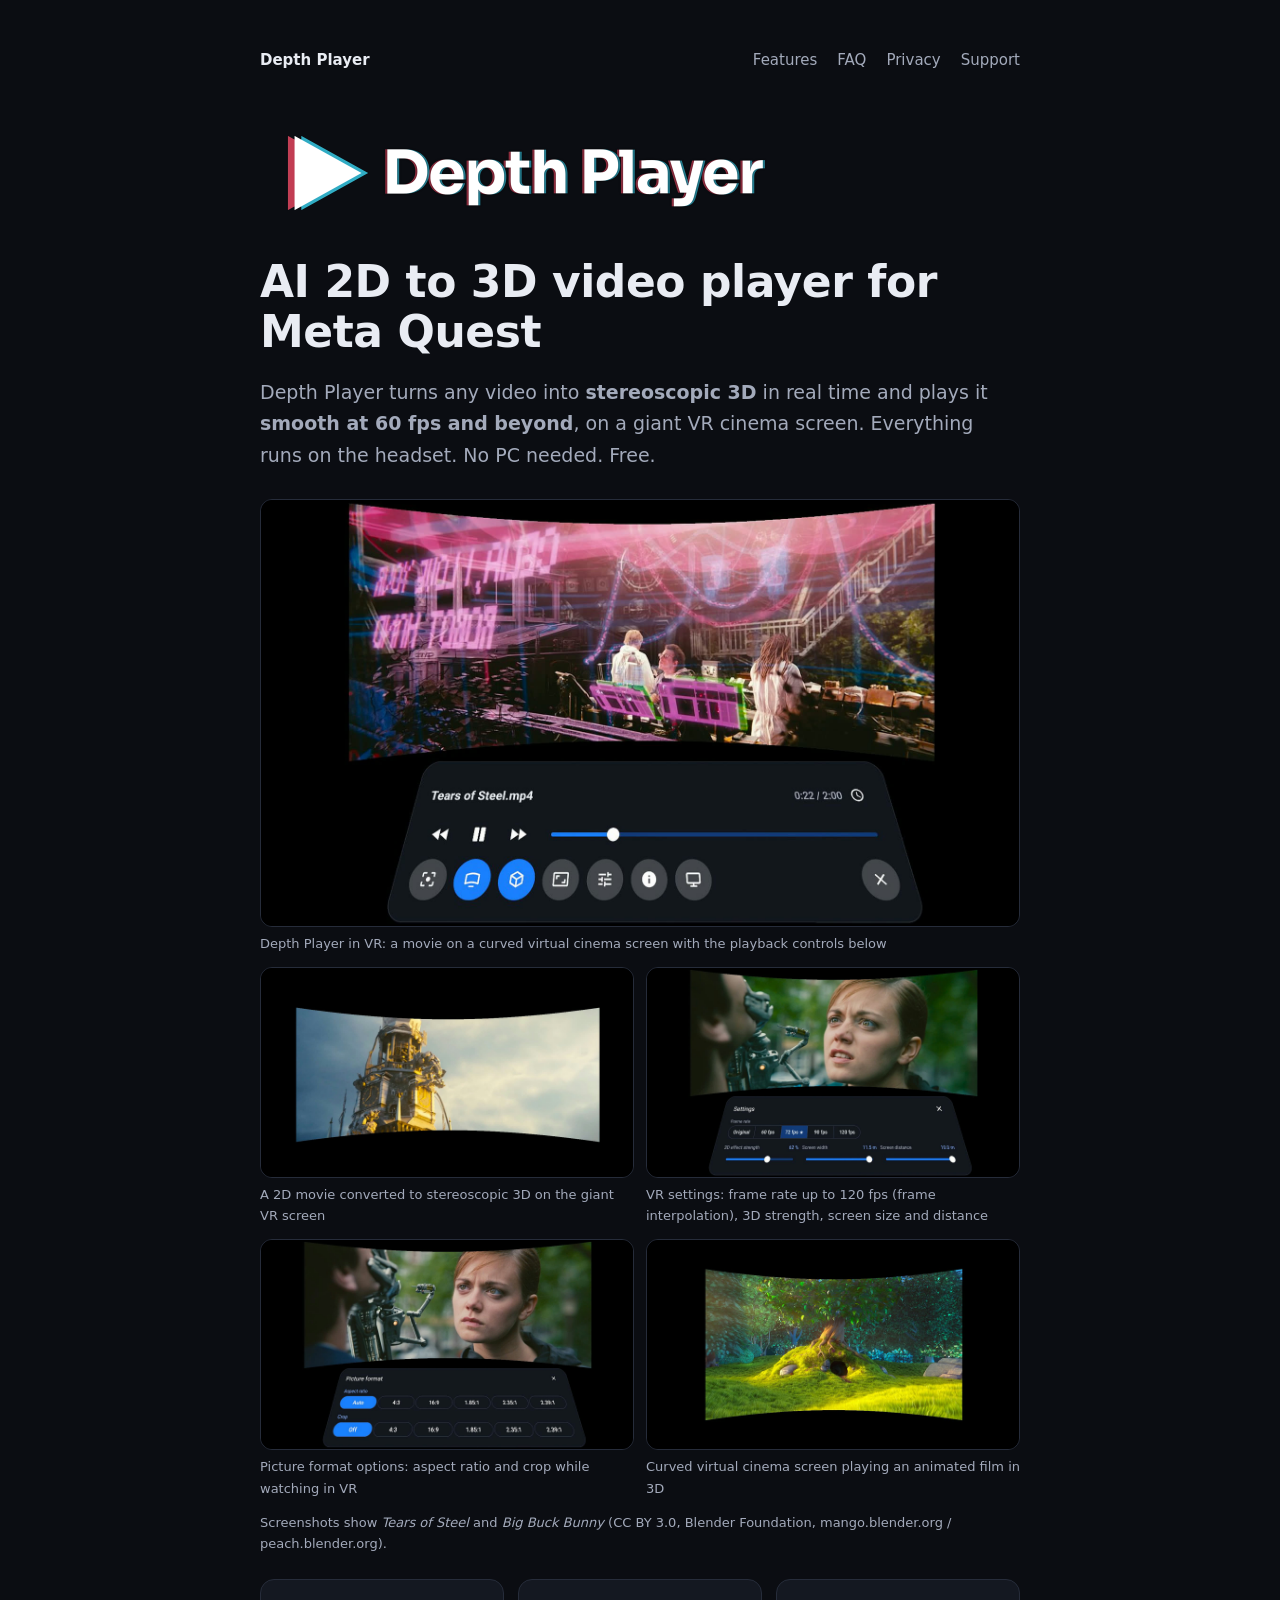
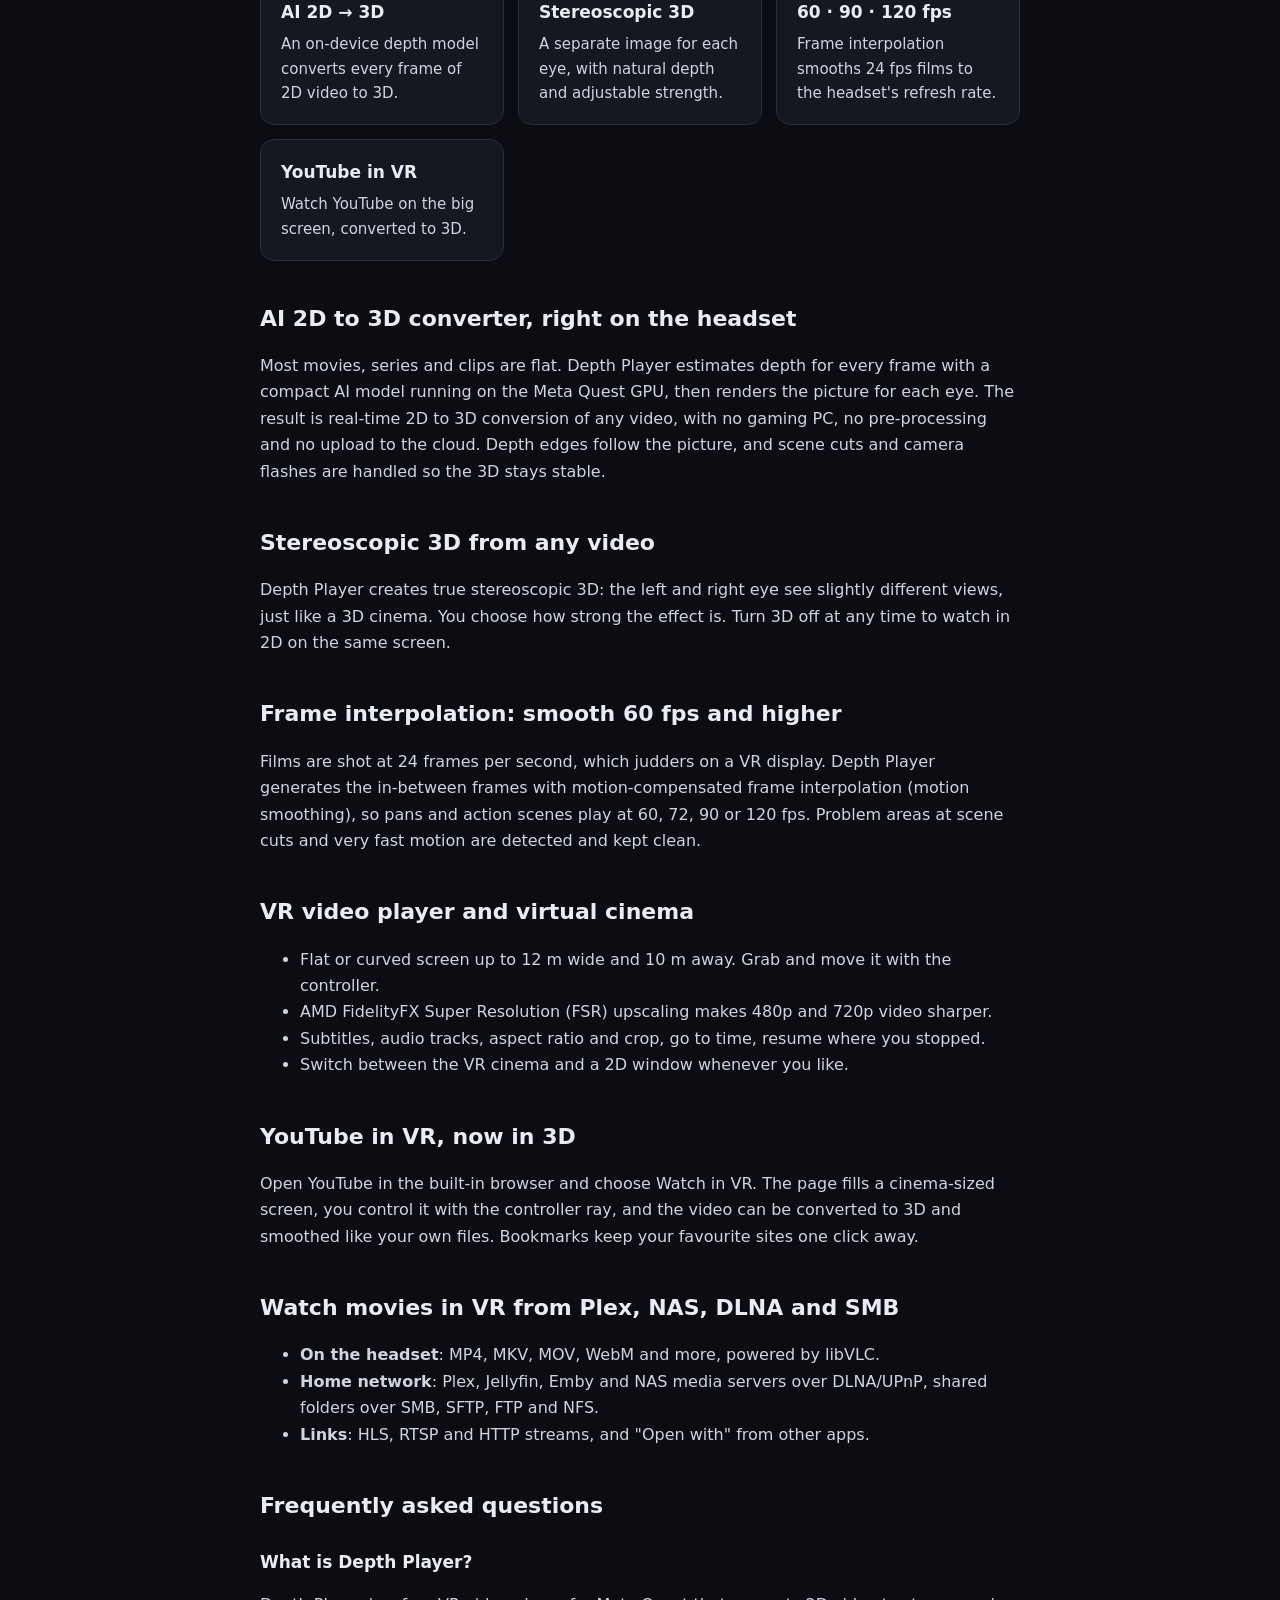
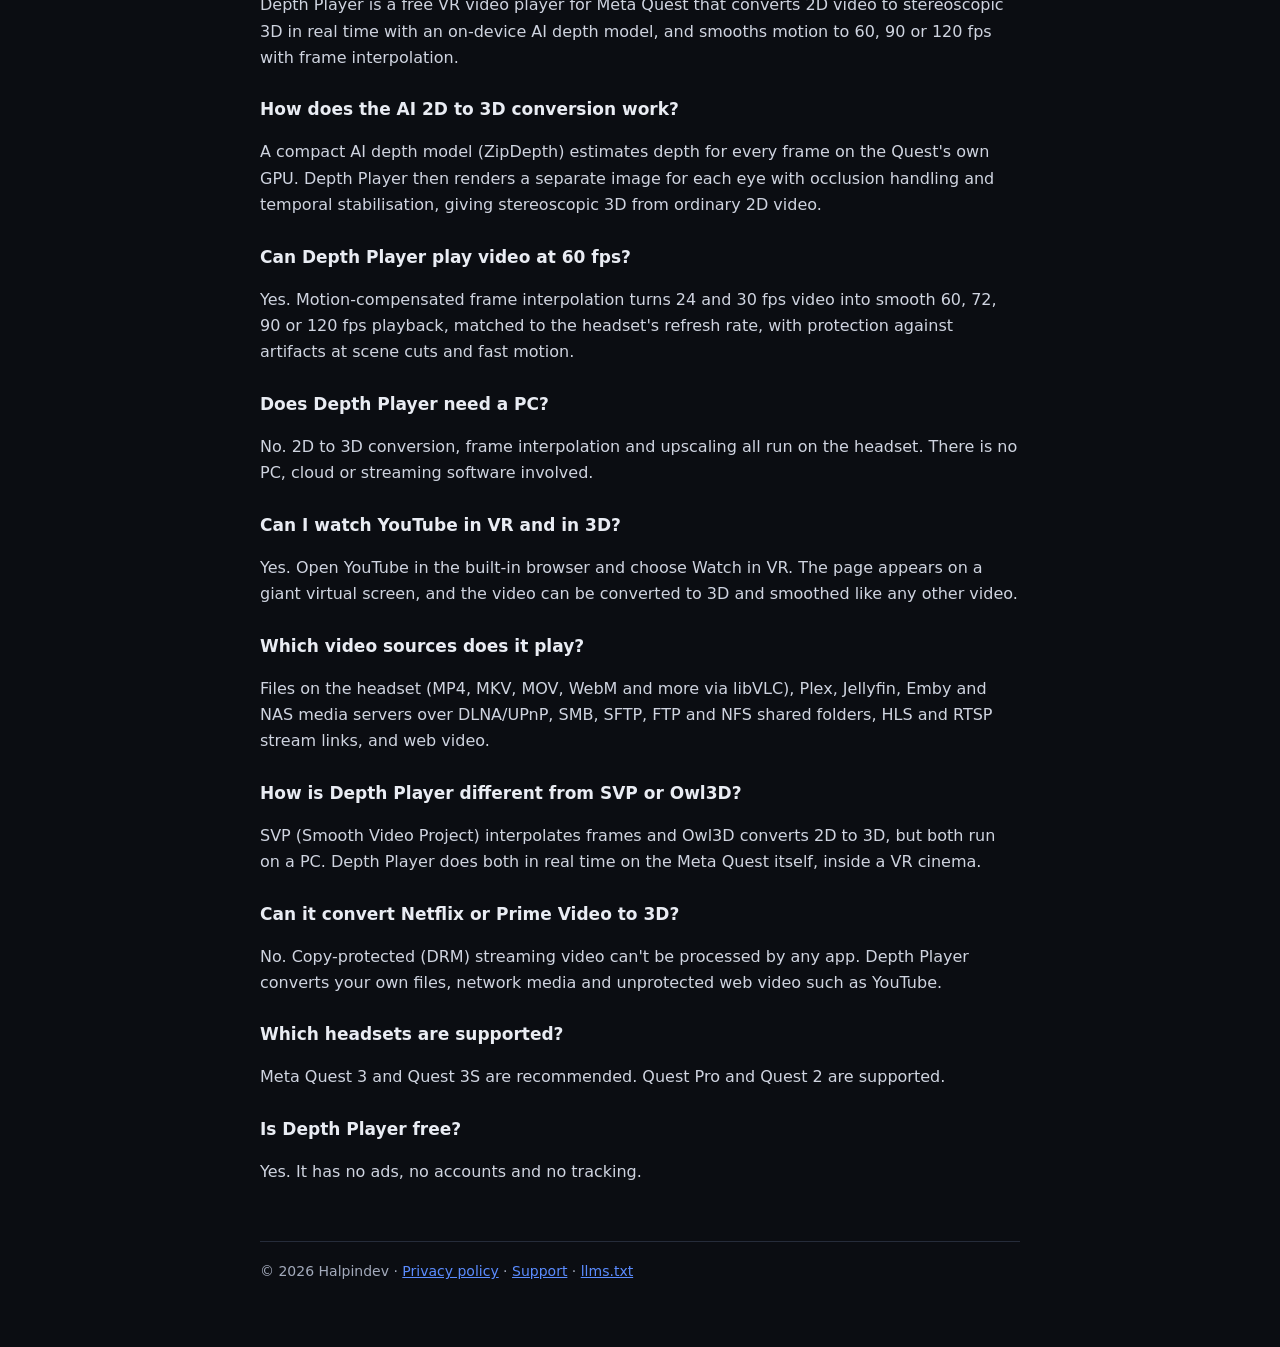
<file: index.html>
<!doctype html><html lang="en"><head><meta charset="utf-8"><meta name="viewport" content="width=device-width,initial-scale=1">
<title>Depth Player – AI 2D to 3D VR Video Player for Meta Quest (60 fps)</title>
<meta name="description" content="Free AI 2D to 3D converter and VR video player for Meta Quest 3. Turns any video into stereoscopic 3D in real time, smooths it to 60, 90 or 120 fps with frame interpolation, and plays YouTube in VR, files, Plex, DLNA and SMB. No PC needed.">
<link rel="canonical" href="https://alehano.github.io/depthplayer/">
<meta property="og:type" content="website"><meta property="og:site_name" content="Depth Player">
<meta property="og:title" content="Depth Player – AI 2D to 3D VR Video Player for Meta Quest (60 fps)"><meta property="og:description" content="Free AI 2D to 3D converter and VR video player for Meta Quest 3. Turns any video into stereoscopic 3D in real time, smooths it to 60, 90 or 120 fps with frame interpolation, and plays YouTube in VR, files, Plex, DLNA and SMB. No PC needed."><meta property="og:url" content="https://alehano.github.io/depthplayer/">
<meta name="twitter:card" content="summary_large_image">
<meta property="og:image" content="https://alehano.github.io/depthplayer/assets/og-image.jpg"><meta property="og:image:width" content="1200"><meta property="og:image:height" content="675"><meta property="og:image:alt" content="Depth Player logo on a glowing virtual cinema screen">
<link rel="icon" type="image/png" sizes="32x32" href="assets/favicon.png"><link rel="apple-touch-icon" href="assets/icon-192.png"><meta name="theme-color" content="#0b0d12">
<link rel="stylesheet" href="style.css">
<link rel="alternate" type="text/plain" href="llms.txt" title="LLM summary">
<script type="application/ld+json">{"@context": "https://schema.org", "@type": "SoftwareApplication", "name": "Depth Player", "alternateName": "Depth Player for Meta Quest", "applicationCategory": "MultimediaApplication", "applicationSubCategory": "VR video player, 2D to 3D converter", "operatingSystem": "Meta Horizon OS (Meta Quest 3, Quest 3S, Quest Pro, Quest 2)", "offers": {"@type": "Offer", "price": "0", "priceCurrency": "USD"}, "isAccessibleForFree": true, "description": "Free AI 2D to 3D converter and VR video player for Meta Quest 3. Turns any video into stereoscopic 3D in real time, smooths it to 60, 90 or 120 fps with frame interpolation, and plays YouTube in VR, files, Plex, DLNA and SMB. No PC needed.", "url": "https://alehano.github.io/depthplayer/", "publisher": {"@type": "Organization", "name": "Halpindev"}, "keywords": "2D to 3D, AI 2D to 3D converter, stereoscopic 3D, VR video player, 60 fps, frame interpolation, motion smoothing, YouTube in VR, VR cinema, Meta Quest 3", "featureList": ["Real-time AI 2D to 3D conversion on the headset", "Stereoscopic 3D for any video", "Frame interpolation to 60, 72, 90 or 120 fps (motion smoothing)", "YouTube in VR with 3D", "Flat or curved virtual cinema screen", "FSR upscaling for low-resolution video", "Plex, Jellyfin, DLNA, SMB, SFTP, FTP, NFS playback", "Subtitles, audio tracks, resume playback"]}</script>
<script type="application/ld+json">{"@context": "https://schema.org", "@type": "FAQPage", "mainEntity": [{"@type": "Question", "name": "What is Depth Player?", "acceptedAnswer": {"@type": "Answer", "text": "Depth Player is a free VR video player for Meta Quest that converts 2D video to stereoscopic 3D in real time with an on-device AI depth model, and smooths motion to 60, 90 or 120 fps with frame interpolation."}}, {"@type": "Question", "name": "How does the AI 2D to 3D conversion work?", "acceptedAnswer": {"@type": "Answer", "text": "A compact AI depth model (ZipDepth) estimates depth for every frame on the Quest's own GPU. Depth Player then renders a separate image for each eye with occlusion handling and temporal stabilisation, giving stereoscopic 3D from ordinary 2D video."}}, {"@type": "Question", "name": "Can Depth Player play video at 60 fps?", "acceptedAnswer": {"@type": "Answer", "text": "Yes. Motion-compensated frame interpolation turns 24 and 30 fps video into smooth 60, 72, 90 or 120 fps playback, matched to the headset's refresh rate, with protection against artifacts at scene cuts and fast motion."}}, {"@type": "Question", "name": "Does Depth Player need a PC?", "acceptedAnswer": {"@type": "Answer", "text": "No. 2D to 3D conversion, frame interpolation and upscaling all run on the headset. There is no PC, cloud or streaming software involved."}}, {"@type": "Question", "name": "Can I watch YouTube in VR and in 3D?", "acceptedAnswer": {"@type": "Answer", "text": "Yes. Open YouTube in the built-in browser and choose Watch in VR. The page appears on a giant virtual screen, and the video can be converted to 3D and smoothed like any other video."}}, {"@type": "Question", "name": "Which video sources does it play?", "acceptedAnswer": {"@type": "Answer", "text": "Files on the headset (MP4, MKV, MOV, WebM and more via libVLC), Plex, Jellyfin, Emby and NAS media servers over DLNA/UPnP, SMB, SFTP, FTP and NFS shared folders, HLS and RTSP stream links, and web video."}}, {"@type": "Question", "name": "How is Depth Player different from SVP or Owl3D?", "acceptedAnswer": {"@type": "Answer", "text": "SVP (Smooth Video Project) interpolates frames and Owl3D converts 2D to 3D, but both run on a PC. Depth Player does both in real time on the Meta Quest itself, inside a VR cinema."}}, {"@type": "Question", "name": "Can it convert Netflix or Prime Video to 3D?", "acceptedAnswer": {"@type": "Answer", "text": "No. Copy-protected (DRM) streaming video can't be processed by any app. Depth Player converts your own files, network media and unprotected web video such as YouTube."}}, {"@type": "Question", "name": "Which headsets are supported?", "acceptedAnswer": {"@type": "Answer", "text": "Meta Quest 3 and Quest 3S are recommended. Quest Pro and Quest 2 are supported."}}, {"@type": "Question", "name": "Is Depth Player free?", "acceptedAnswer": {"@type": "Answer", "text": "Yes. It has no ads, no accounts and no tracking."}}]}</script>
</head><body><main>
<nav><a class="brand" href="./">Depth Player</a><a href="#features">Features</a><a href="#faq">FAQ</a><a href="privacy.html">Privacy</a><a href="support.html">Support</a></nav>
<img class="logo" src="assets/logo.png" width="520" height="120" alt="Depth Player logo">
<h1>AI 2D to 3D video player for Meta Quest</h1>
<p class="lede">Depth Player turns any video into <b>stereoscopic 3D</b> in real time and plays it <b>smooth at 60 fps and beyond</b>, on a giant VR cinema screen. Everything runs on the headset. No PC needed. Free.</p>
<div class="shots"><figure><img src="assets/screenshot-1.jpg" width="1600" height="900" loading="eager" alt="Depth Player in VR: a movie on a curved virtual cinema screen with the playback controls below"><figcaption>Depth Player in VR: a movie on a curved virtual cinema screen with the playback controls below</figcaption></figure><figure><img src="assets/screenshot-2.jpg" width="1600" height="900" loading="lazy" alt="A 2D movie converted to stereoscopic 3D on the giant VR screen"><figcaption>A 2D movie converted to stereoscopic 3D on the giant VR screen</figcaption></figure><figure><img src="assets/screenshot-3.jpg" width="1600" height="900" loading="lazy" alt="VR settings: frame rate up to 120 fps (frame interpolation), 3D strength, screen size and distance"><figcaption>VR settings: frame rate up to 120 fps (frame interpolation), 3D strength, screen size and distance</figcaption></figure><figure><img src="assets/screenshot-4.jpg" width="1600" height="900" loading="lazy" alt="Picture format options: aspect ratio and crop while watching in VR"><figcaption>Picture format options: aspect ratio and crop while watching in VR</figcaption></figure><figure><img src="assets/screenshot-5.jpg" width="1600" height="900" loading="lazy" alt="Curved virtual cinema screen playing an animated film in 3D"><figcaption>Curved virtual cinema screen playing an animated film in 3D</figcaption></figure></div>
<p class="credit">Screenshots show <i>Tears of Steel</i> and <i>Big Buck Bunny</i> (CC BY 3.0, Blender Foundation, mango.blender.org / peach.blender.org).</p>
<div class="grid" id="features">
<div class="card"><h3>AI 2D → 3D</h3><p>An on-device depth model converts every frame of 2D video to 3D.</p></div>
<div class="card"><h3>Stereoscopic 3D</h3><p>A separate image for each eye, with natural depth and adjustable strength.</p></div>
<div class="card"><h3>60 · 90 · 120 fps</h3><p>Frame interpolation smooths 24 fps films to the headset's refresh rate.</p></div>
<div class="card"><h3>YouTube in VR</h3><p>Watch YouTube on the big screen, converted to 3D.</p></div>
</div>

<h2>AI 2D to 3D converter, right on the headset</h2>
<p>Most movies, series and clips are flat. Depth Player estimates depth for every frame with a compact AI model running on the Meta Quest GPU, then renders the picture for each eye. The result is real-time 2D to 3D conversion of any video, with no gaming PC, no pre-processing and no upload to the cloud. Depth edges follow the picture, and scene cuts and camera flashes are handled so the 3D stays stable.</p>

<h2>Stereoscopic 3D from any video</h2>
<p>Depth Player creates true stereoscopic 3D: the left and right eye see slightly different views, just like a 3D cinema. You choose how strong the effect is. Turn 3D off at any time to watch in 2D on the same screen.</p>

<h2>Frame interpolation: smooth 60 fps and higher</h2>
<p>Films are shot at 24 frames per second, which judders on a VR display. Depth Player generates the in-between frames with motion-compensated frame interpolation (motion smoothing), so pans and action scenes play at 60, 72, 90 or 120 fps. Problem areas at scene cuts and very fast motion are detected and kept clean.</p>

<h2>VR video player and virtual cinema</h2>
<ul>
<li>Flat or curved screen up to 12 m wide and 10 m away. Grab and move it with the controller.</li>
<li>AMD FidelityFX Super Resolution (FSR) upscaling makes 480p and 720p video sharper.</li>
<li>Subtitles, audio tracks, aspect ratio and crop, go to time, resume where you stopped.</li>
<li>Switch between the VR cinema and a 2D window whenever you like.</li>
</ul>

<h2>YouTube in VR, now in 3D</h2>
<p>Open YouTube in the built-in browser and choose Watch in VR. The page fills a cinema-sized screen, you control it with the controller ray, and the video can be converted to 3D and smoothed like your own files. Bookmarks keep your favourite sites one click away.</p>

<h2>Watch movies in VR from Plex, NAS, DLNA and SMB</h2>
<ul>
<li><b>On the headset</b>: MP4, MKV, MOV, WebM and more, powered by libVLC.</li>
<li><b>Home network</b>: Plex, Jellyfin, Emby and NAS media servers over DLNA/UPnP, shared folders over SMB, SFTP, FTP and NFS.</li>
<li><b>Links</b>: HLS, RTSP and HTTP streams, and "Open with" from other apps.</li>
</ul>

<h2 id="faq">Frequently asked questions</h2>
<h3>What is Depth Player?</h3>
<p>Depth Player is a free VR video player for Meta Quest that converts 2D video to stereoscopic 3D in real time with an on-device AI depth model, and smooths motion to 60, 90 or 120 fps with frame interpolation.</p>
<h3>How does the AI 2D to 3D conversion work?</h3>
<p>A compact AI depth model (ZipDepth) estimates depth for every frame on the Quest's own GPU. Depth Player then renders a separate image for each eye with occlusion handling and temporal stabilisation, giving stereoscopic 3D from ordinary 2D video.</p>
<h3>Can Depth Player play video at 60 fps?</h3>
<p>Yes. Motion-compensated frame interpolation turns 24 and 30 fps video into smooth 60, 72, 90 or 120 fps playback, matched to the headset's refresh rate, with protection against artifacts at scene cuts and fast motion.</p>
<h3>Does Depth Player need a PC?</h3>
<p>No. 2D to 3D conversion, frame interpolation and upscaling all run on the headset. There is no PC, cloud or streaming software involved.</p>
<h3>Can I watch YouTube in VR and in 3D?</h3>
<p>Yes. Open YouTube in the built-in browser and choose Watch in VR. The page appears on a giant virtual screen, and the video can be converted to 3D and smoothed like any other video.</p>
<h3>Which video sources does it play?</h3>
<p>Files on the headset (MP4, MKV, MOV, WebM and more via libVLC), Plex, Jellyfin, Emby and NAS media servers over DLNA/UPnP, SMB, SFTP, FTP and NFS shared folders, HLS and RTSP stream links, and web video.</p>
<h3>How is Depth Player different from SVP or Owl3D?</h3>
<p>SVP (Smooth Video Project) interpolates frames and Owl3D converts 2D to 3D, but both run on a PC. Depth Player does both in real time on the Meta Quest itself, inside a VR cinema.</p>
<h3>Can it convert Netflix or Prime Video to 3D?</h3>
<p>No. Copy-protected (DRM) streaming video can't be processed by any app. Depth Player converts your own files, network media and unprotected web video such as YouTube.</p>
<h3>Which headsets are supported?</h3>
<p>Meta Quest 3 and Quest 3S are recommended. Quest Pro and Quest 2 are supported.</p>
<h3>Is Depth Player free?</h3>
<p>Yes. It has no ads, no accounts and no tracking.</p>
<footer>© 2026 Halpindev · <a href="privacy.html">Privacy policy</a> · <a href="support.html">Support</a> · <a href="llms.txt">llms.txt</a></footer>
</main></body></html>
</file>
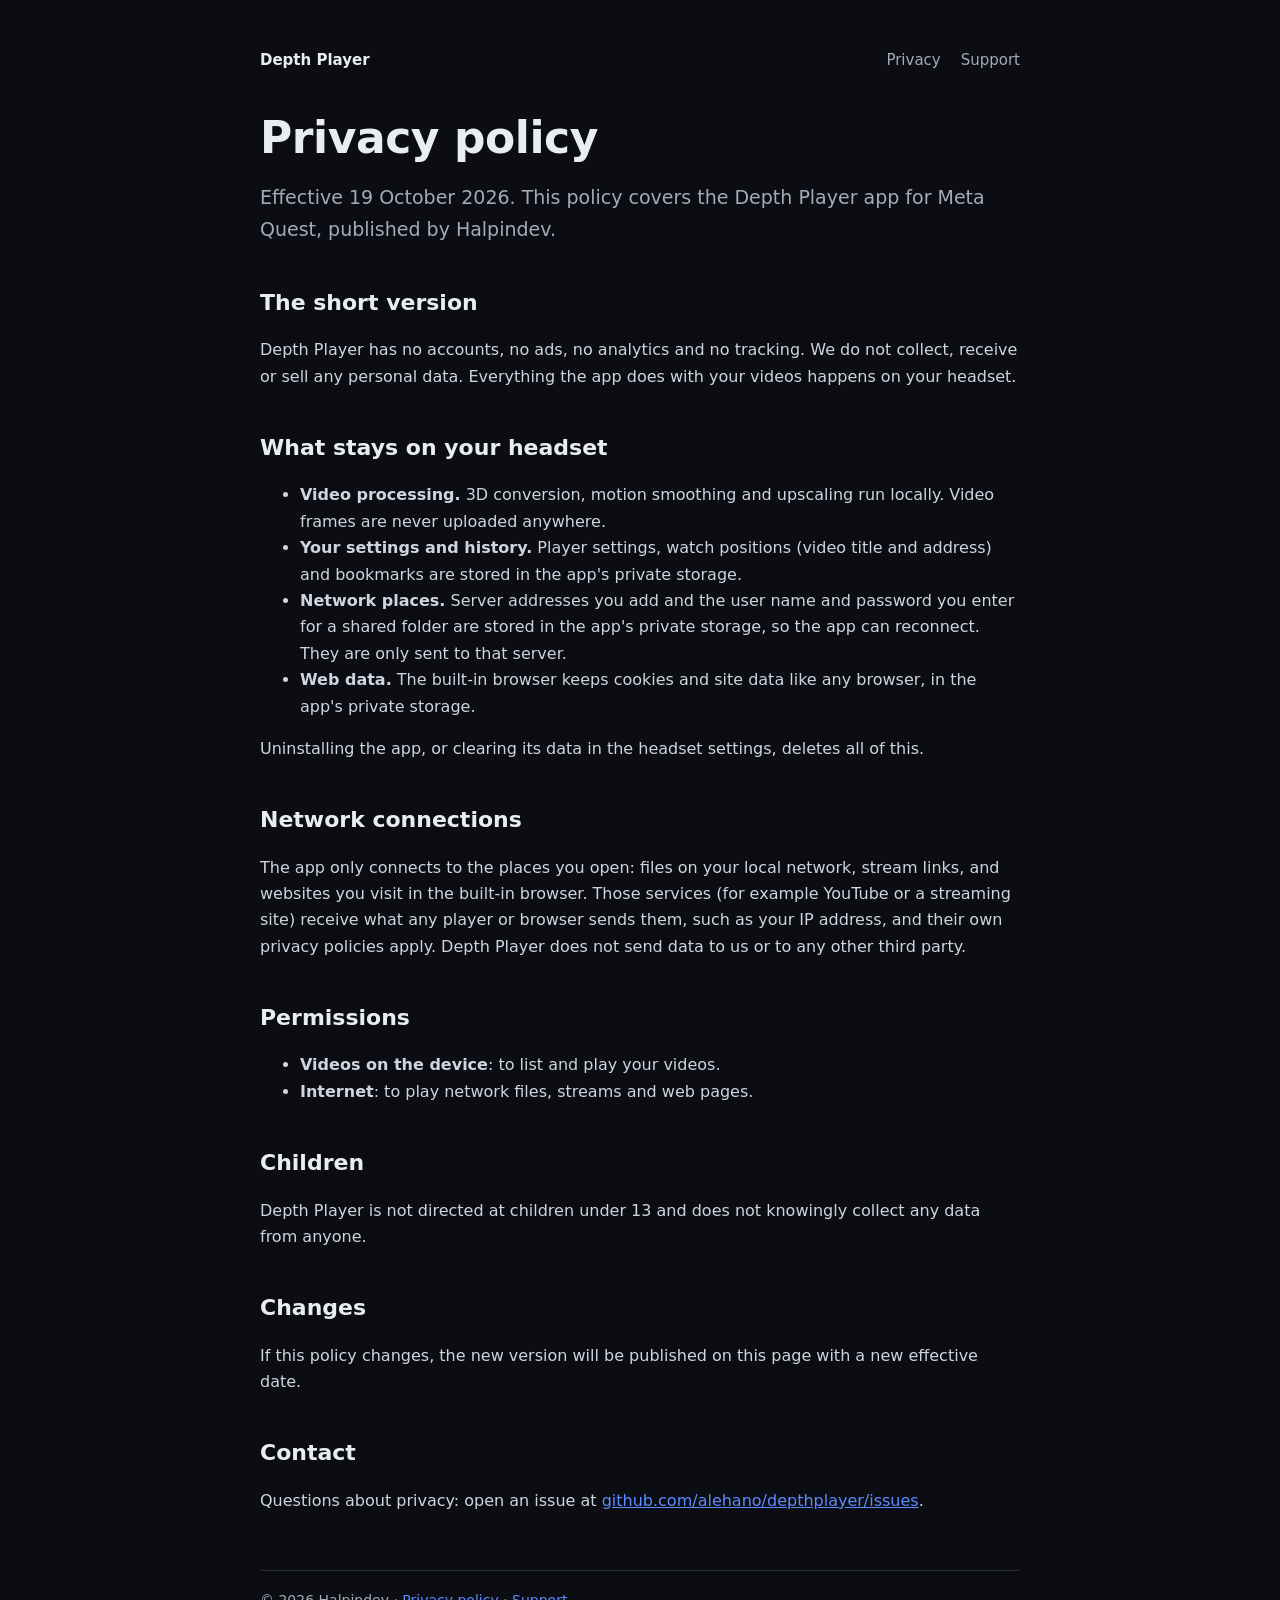
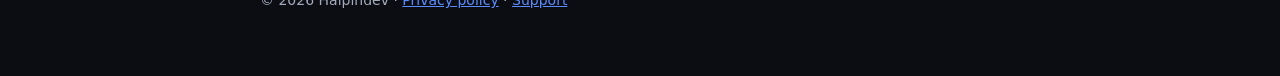
<file: privacy.html>
<!doctype html><html lang="en"><head><meta charset="utf-8"><meta name="viewport" content="width=device-width,initial-scale=1">
<title>Privacy Policy – Depth Player for Meta Quest</title>
<meta name="description" content="Depth Player privacy policy: no accounts, no ads, no analytics. All 2D-to-3D video processing happens on your Meta Quest headset.">
<link rel="canonical" href="https://alehano.github.io/depthplayer/privacy.html">
<meta property="og:type" content="website"><meta property="og:site_name" content="Depth Player">
<meta property="og:title" content="Privacy Policy – Depth Player for Meta Quest"><meta property="og:description" content="Depth Player privacy policy: no accounts, no ads, no analytics. All 2D-to-3D video processing happens on your Meta Quest headset.">
<meta property="og:url" content="https://alehano.github.io/depthplayer/privacy.html">
<meta name="twitter:card" content="summary"><meta name="theme-color" content="#0b0d12">
<link rel="stylesheet" href="style.css"></head><body><main>
<nav><a class="brand" href="./">Depth Player</a><a href="privacy.html">Privacy</a><a href="support.html">Support</a></nav>
<h1>Privacy policy</h1>
<p class="lede">Effective 19 October 2026. This policy covers the Depth Player app for Meta Quest, published by Halpindev.</p>
<h2>The short version</h2>
<p>Depth Player has no accounts, no ads, no analytics and no tracking. We do not collect, receive or sell any personal data. Everything the app does with your videos happens on your headset.</p>
<h2>What stays on your headset</h2>
<ul>
<li><b>Video processing.</b> 3D conversion, motion smoothing and upscaling run locally. Video frames are never uploaded anywhere.</li>
<li><b>Your settings and history.</b> Player settings, watch positions (video title and address) and bookmarks are stored in the app's private storage.</li>
<li><b>Network places.</b> Server addresses you add and the user name and password you enter for a shared folder are stored in the app's private storage, so the app can reconnect. They are only sent to that server.</li>
<li><b>Web data.</b> The built-in browser keeps cookies and site data like any browser, in the app's private storage.</li>
</ul>
<p>Uninstalling the app, or clearing its data in the headset settings, deletes all of this.</p>
<h2>Network connections</h2>
<p>The app only connects to the places you open: files on your local network, stream links, and websites you visit in the built-in browser. Those services (for example YouTube or a streaming site) receive what any player or browser sends them, such as your IP address, and their own privacy policies apply. Depth Player does not send data to us or to any other third party.</p>
<h2>Permissions</h2>
<ul>
<li><b>Videos on the device</b>: to list and play your videos.</li>
<li><b>Internet</b>: to play network files, streams and web pages.</li>
</ul>
<h2>Children</h2>
<p>Depth Player is not directed at children under 13 and does not knowingly collect any data from anyone.</p>
<h2>Changes</h2>
<p>If this policy changes, the new version will be published on this page with a new effective date.</p>
<h2>Contact</h2>
<p>Questions about privacy: open an issue at <a href="https://github.com/alehano/depthplayer/issues">github.com/alehano/depthplayer/issues</a>.</p>
<footer>© 2026 Halpindev · <a href="privacy.html">Privacy policy</a> · <a href="support.html">Support</a></footer>
</main></body></html>
</file>
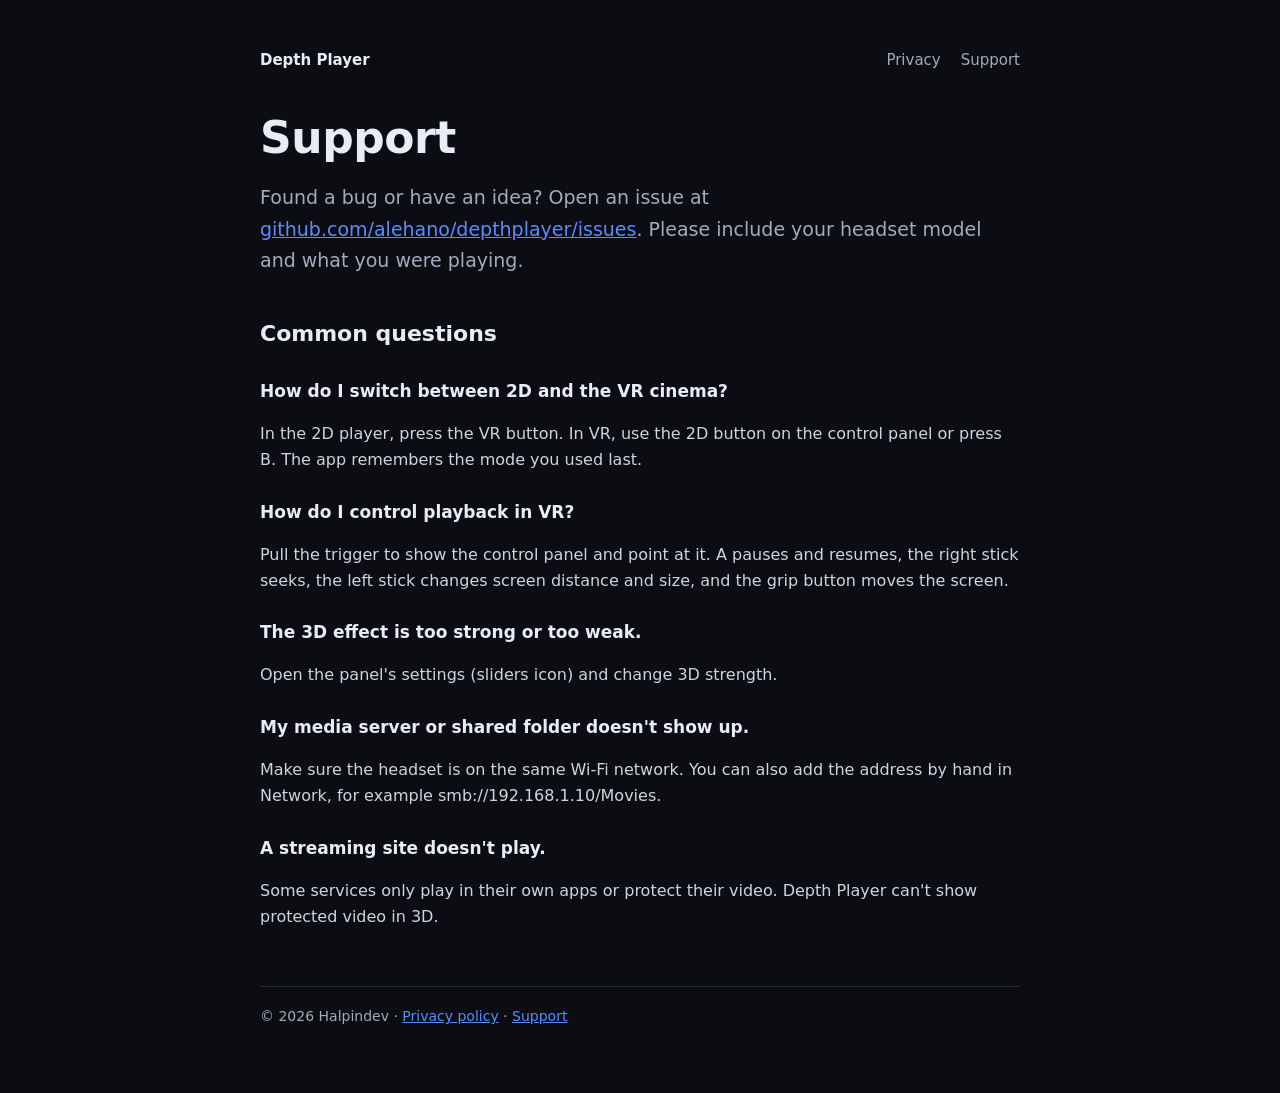
<file: support.html>
<!doctype html><html lang="en"><head><meta charset="utf-8"><meta name="viewport" content="width=device-width,initial-scale=1">
<title>Support & FAQ – Depth Player for Meta Quest</title>
<meta name="description" content="Help for Depth Player on Meta Quest: VR controls, 3D strength, smooth motion, DLNA and SMB network playback, and how to report a bug.">
<link rel="canonical" href="https://alehano.github.io/depthplayer/support.html">
<meta property="og:type" content="website"><meta property="og:site_name" content="Depth Player">
<meta property="og:title" content="Support & FAQ – Depth Player for Meta Quest"><meta property="og:description" content="Help for Depth Player on Meta Quest: VR controls, 3D strength, smooth motion, DLNA and SMB network playback, and how to report a bug.">
<meta property="og:url" content="https://alehano.github.io/depthplayer/support.html">
<meta name="twitter:card" content="summary"><meta name="theme-color" content="#0b0d12">
<link rel="stylesheet" href="style.css"></head><body><main>
<nav><a class="brand" href="./">Depth Player</a><a href="privacy.html">Privacy</a><a href="support.html">Support</a></nav>
<h1>Support</h1>
<p class="lede">Found a bug or have an idea? Open an issue at <a href="https://github.com/alehano/depthplayer/issues">github.com/alehano/depthplayer/issues</a>. Please include your headset model and what you were playing.</p>
<h2>Common questions</h2>
<h3>How do I switch between 2D and the VR cinema?</h3>
<p>In the 2D player, press the VR button. In VR, use the 2D button on the control panel or press B. The app remembers the mode you used last.</p>
<h3>How do I control playback in VR?</h3>
<p>Pull the trigger to show the control panel and point at it. A pauses and resumes, the right stick seeks, the left stick changes screen distance and size, and the grip button moves the screen.</p>
<h3>The 3D effect is too strong or too weak.</h3>
<p>Open the panel's settings (sliders icon) and change 3D strength.</p>
<h3>My media server or shared folder doesn't show up.</h3>
<p>Make sure the headset is on the same Wi-Fi network. You can also add the address by hand in Network, for example smb://192.168.1.10/Movies.</p>
<h3>A streaming site doesn't play.</h3>
<p>Some services only play in their own apps or protect their video. Depth Player can't show protected video in 3D.</p>
<footer>© 2026 Halpindev · <a href="privacy.html">Privacy policy</a> · <a href="support.html">Support</a></footer>
</main></body></html>
</file>
<file: style.css>
:root{--bg:#0b0d12;--surface:#141821;--line:#262c3a;--fg:#e9ecf3;--muted:#a3aabb;--accent:#5b8cff;--accent2:#9b7bff}
*{box-sizing:border-box}
body{margin:0;background:var(--bg);color:var(--fg);font:16px/1.65 "Inter",system-ui,-apple-system,"Segoe UI",sans-serif;padding:48px max(20px,env(safe-area-inset-left)) 64px}
main{max-width:760px;margin:0 auto}
a{color:var(--accent)}
nav{display:flex;gap:20px;flex-wrap:wrap;margin-bottom:40px;font-size:15px}
nav a{color:var(--muted);text-decoration:none}nav a:hover{color:var(--fg)}
nav .brand{color:var(--fg);font-weight:700;margin-right:auto}
h1{font-size:clamp(30px,5vw,44px);line-height:1.15;margin:0 0 12px;letter-spacing:-.01em}
h2{font-size:22px;margin:40px 0 10px}
h3{font-size:17px;margin:24px 0 6px}
p,li{color:#cfd4e0}
.lede{font-size:19px;color:var(--muted)}
.grid{display:grid;grid-template-columns:repeat(auto-fit,minmax(220px,1fr));gap:14px;margin-top:24px}
.card{background:var(--surface);border:1px solid var(--line);border-radius:14px;padding:18px 20px}
.card h3{margin-top:0}
.card p{margin:0;font-size:15px}
footer{margin-top:56px;padding-top:18px;border-top:1px solid var(--line);color:var(--muted);font-size:14px}
.badge{display:inline-block;background:linear-gradient(90deg,var(--accent),var(--accent2));-webkit-background-clip:text;color:transparent;font-weight:700}
.logo{display:block;width:min(520px,80%);height:auto;margin:8px 0 24px}
.shots{display:grid;grid-template-columns:1fr 1fr;gap:12px;margin:28px 0 8px}
.shots figure{margin:0}.shots figure:first-child{grid-column:1/-1}
.shots img{width:100%;height:auto;border-radius:12px;border:1px solid var(--line);display:block}
.shots figcaption{font-size:13px;color:var(--muted);margin-top:6px}
.credit{font-size:13px;color:var(--muted)}
@media (max-width:640px){.shots{grid-template-columns:1fr}}
</file>
